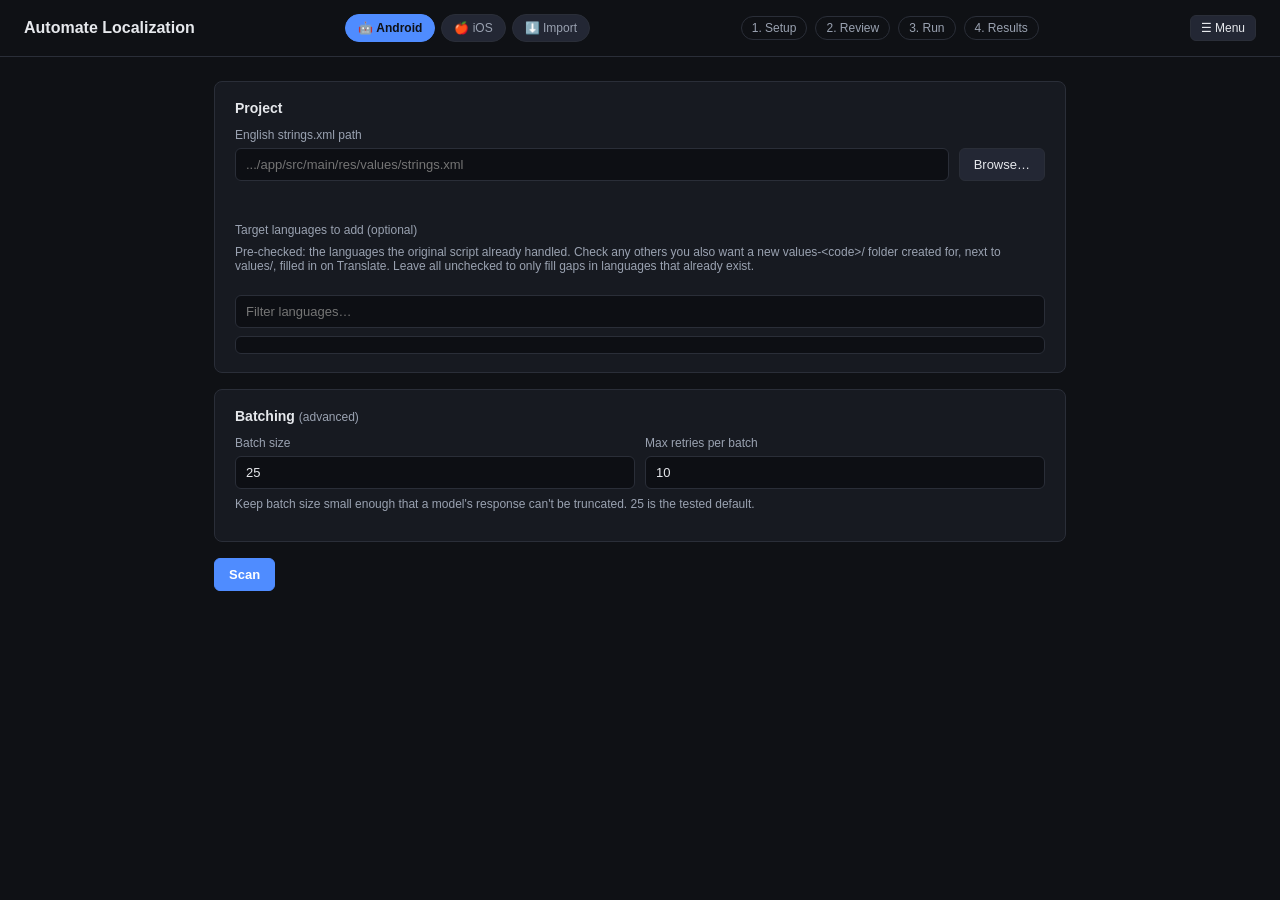
<file: app/web/index.html>
<!DOCTYPE html>
<html lang="en">
<head>
<meta charset="UTF-8" />
<title>Automate Localization</title>
<link rel="stylesheet" href="style.css" />
</head>
<body>
<header class="topbar">
  <h1>Automate Localization <span id="app-version" class="app-version"></span></h1>
  <div class="platform-toggle">
    <button id="platform-android-btn" class="platform-btn active" data-platform="android">🤖 Android</button>
    <button id="platform-ios-btn" class="platform-btn" data-platform="ios">🍎 iOS</button>
    <button id="platform-import-btn" class="platform-btn" data-platform="import">⬇️ Import</button>
  </div>
  <nav class="steps">
    <span class="step" data-step="setup">1. Setup</span>
    <span class="step" data-step="review">2. Review</span>
    <span class="step" data-step="progress">3. Run</span>
    <span class="step" data-step="results">4. Results</span>
  </nav>
  <div class="menu-wrap">
    <button id="menu-btn" class="btn btn-small">☰ Menu</button>
    <div id="menu-dropdown" class="menu-dropdown hidden">
      <button id="menu-settings" class="menu-item">⚙️ Settings</button>
      <button id="menu-history" class="menu-item">🕘 History</button>
      <button id="menu-check-update" class="menu-item">🔄 Check for updates</button>
      <button id="menu-about" class="menu-item">ℹ️ About</button>
    </div>
  </div>
</header>

<div id="update-banner" class="update-banner hidden">
  <div id="update-banner-text"></div>
  <div class="update-banner-actions">
    <button id="update-install-btn" class="btn btn-primary btn-small">Download &amp; Install</button>
    <button id="update-dismiss-btn" class="btn btn-small">Not now</button>
  </div>
</div>

<div id="about-modal" class="modal-overlay hidden">
  <div class="modal-card">
    <button id="about-close-btn" class="modal-close" aria-label="Close">&times;</button>
    <div class="about-content">
      <img id="about-avatar" class="about-avatar" alt="Developer avatar" />
      <h2 id="about-name">Adnan Naeem</h2>
      <div id="about-location" class="hint">📍 Lahore, Pakistan</div>
      <div id="about-company" class="hint">🏢 Unation</div>
      <a id="about-link" class="about-link" href="https://github.com/adnaanaeem" target="_blank" rel="noopener">github.com/adnaanaeem</a>
      <div class="hint about-app-line">Automate Localization <span id="about-version"></span></div>
    </div>
  </div>
</div>

<main>

  <!-- SETUP SCREEN -->
  <section id="screen-setup" class="screen active">
    <div class="card">
      <h2>Project</h2>
      <label>English strings.xml path</label>
      <div class="row">
        <input id="path-input" type="text" placeholder=".../app/src/main/res/values/strings.xml" />
        <button id="browse-btn" class="btn">Browse…</button>
      </div>
      <div id="recent-paths" class="recent-paths"></div>
      <p id="path-error" class="error-text"></p>

      <label>Target languages to add <span class="hint-inline">(optional)</span></label>
      <p class="hint">Pre-checked: the languages the original script already handled. Check any others you also want a new values-&lt;code&gt;/ folder created for, next to values/, filled in on Translate. Leave all unchecked to only fill gaps in languages that already exist.</p>
      <div id="lang-selected-list" class="lang-selected-list"></div>
      <input id="lang-filter-input" type="text" placeholder="Filter languages…" />
      <div id="lang-picker" class="lang-picker"></div>
    </div>

    <div class="card">
      <h2>Batching <span class="hint-inline">(advanced)</span></h2>
      <div class="row">
        <div>
          <label>Batch size</label>
          <input id="batch-size-input" type="number" min="1" max="200" value="25" />
        </div>
        <div>
          <label>Max retries per batch</label>
          <input id="max-retries-input" type="number" min="0" max="10" value="10" />
        </div>
      </div>
      <p class="hint">Keep batch size small enough that a model's response can't be truncated. 25 is the tested default.</p>
    </div>

    <div class="actions">
      <button id="scan-btn" class="btn btn-primary">Scan</button>
      <span id="scan-status" class="status-text"></span>
    </div>
  </section>

  <!-- REVIEW SCREEN -->
  <section id="screen-review" class="screen">
    <div class="card summary-card">
      <div id="review-summary"></div>
    </div>

    <div class="card">
      <input id="review-filter-input" type="text" placeholder="Filter by key or English text…" />
      <div id="review-filter-count" class="hint"></div>
      <div class="review-toolbar">
        <div>
          <button id="select-all-btn" class="btn btn-small">Select all</button>
          <button id="select-none-btn" class="btn btn-small">Select none</button>
        </div>
        <div id="selected-count" class="hint"></div>
      </div>
      <div class="table-wrap">
        <table id="review-table">
          <thead>
            <tr>
              <th class="col-check"></th>
              <th>Key</th>
              <th>English text</th>
              <th>Missing in</th>
            </tr>
          </thead>
          <tbody id="review-tbody"></tbody>
        </table>
      </div>
    </div>

    <div class="actions">
      <button id="back-to-setup-btn" class="btn">Back</button>
      <button id="push-open-btn" class="btn" title="Upload already-translated strings to the Google Sheet">Push strings to Sheet…</button>
      <button id="run-btn" class="btn btn-primary">Translate selected</button>
    </div>
  </section>

  <!-- PUSH TO SHEET SCREEN -->
  <section id="screen-push" class="screen">
    <div class="card">
      <h2>Push strings to Sheet</h2>
      <p class="hint">Uploads the selected strings (with every language's current value) to a new tab in your Google Sheet. Newest strings are listed first — use this if a Sheet sync failed or was missed.</p>
      <div id="push-pending" class="hint hidden"></div>
      <label>Languages to include <span class="hint-inline">(columns in the Sheet)</span></label>
      <div id="push-langs" class="lang-selected-list"></div>
      <input id="push-filter-input" type="text" placeholder="Filter by key or English text…" />
      <div class="review-toolbar">
        <div>
          <button id="push-select-all-btn" class="btn btn-small">Select all shown</button>
          <button id="push-select-pending-btn" class="btn btn-small hidden">Select unsynced</button>
          <button id="push-select-none-btn" class="btn btn-small">Select none</button>
        </div>
        <div id="push-selected-count" class="hint"></div>
      </div>
      <div class="table-wrap">
        <table>
          <thead><tr><th class="col-check"></th><th>Key</th><th>English text</th></tr></thead>
          <tbody id="push-tbody"></tbody>
        </table>
      </div>
      <p id="push-status" class="status-text"></p>
    </div>
    <div class="actions">
      <button id="push-back-btn" class="btn">Back</button>
      <button id="push-run-btn" class="btn btn-primary" disabled>Push selected to Sheet</button>
    </div>
  </section>

  <!-- PROGRESS SCREEN -->
  <section id="screen-progress" class="screen">
    <div class="card">
      <h2>Translating…</h2>
      <div id="progress-langs"></div>
    </div>
    <div class="card">
      <h2>Log</h2>
      <div id="progress-log" class="log-box"></div>
    </div>
  </section>

  <!-- RESULTS SCREEN -->
  <section id="screen-results" class="screen">
    <div class="card">
      <h2>Run summary</h2>
      <div id="results-summary"></div>
    </div>
    <div class="actions">
      <button id="results-push-btn" class="btn">Push strings to Sheet…</button>
      <button id="new-run-btn" class="btn btn-primary">Start another run</button>
    </div>
  </section>

  <!-- HISTORY SCREEN -->
  <section id="screen-history" class="screen">
    <div class="card">
      <h2>Translation &amp; sync history</h2>
      <p class="hint">Every run is recorded here. If a run was interrupted or failed, <b>Resume</b> picks up what's left; if strings never reached the Google Sheet, <b>Retry Sheet sync</b> uploads them.</p>
      <p id="history-status" class="status-text"></p>
      <div class="table-wrap">
        <table>
          <thead><tr><th>When</th><th>Run</th><th>Status</th><th>Google Sheet</th><th></th></tr></thead>
          <tbody id="history-tbody"></tbody>
        </table>
      </div>
    </div>
    <div class="actions">
      <button id="history-back-btn" class="btn">Back</button>
      <button id="history-clear-btn" class="btn">Clear history</button>
    </div>
  </section>

  <!-- SETTINGS SCREEN -->
  <section id="screen-settings" class="screen">
    <div class="card">
      <h2>AI Provider</h2>
      <div class="row">
        <label class="radio"><input type="radio" name="provider" value="gemini" checked /> Gemini</label>
        <label class="radio"><input type="radio" name="provider" value="openai" /> OpenAI</label>
      </div>

      <div id="provider-gemini" class="provider-block">
        <label>Gemini API key <span id="gemini-key-status" class="key-status"></span></label>
        <div class="row">
          <input id="gemini-key-input" type="password" placeholder="Enter to set/replace, leave blank to keep existing" />
          <button class="btn" data-save-key="gemini">Save</button>
        </div>
      </div>
      <div id="provider-openai" class="provider-block hidden">
        <label>OpenAI API key <span id="openai-key-status" class="key-status"></span></label>
        <div class="row">
          <input id="openai-key-input" type="password" placeholder="Enter to set/replace, leave blank to keep existing" />
          <button class="btn" data-save-key="openai">Save</button>
        </div>
      </div>
      <p class="hint">Keys are stored in your OS keychain, never in a file or in source control. Used for both Android and iOS translation.</p>
    </div>

    <div class="card">
      <h2>Google Sheet QA export <span class="hint-inline">(optional)</span></h2>
      <label class="checkbox-row"><input type="checkbox" id="sheet-sync-toggle" checked /> Sync Android results to a Google Sheet after each run</label>
      <div id="sheet-fields">
        <label>Google Sheet ID <span class="hint-inline">(or just paste the sheet's share URL)</span></label>
        <input id="sheet-id-input" type="text" placeholder="paste the sheet's URL, or just the ID segment" />
        <label>Service account JSON</label>
        <div class="row">
          <input id="service-account-input" type="text" placeholder="path/to/service_account.json" />
          <button id="sa-browse-btn" class="btn">Browse…</button>
        </div>
        <p id="settings-sheet-status" class="hint"></p>
        <div class="hint">
          <div>How to get set up:</div>
          <ol>
            <li>Open (or create) the Google Sheet you want to sync results to / import from.</li>
            <li>Copy its share URL (or just the ID segment: <code>docs.google.com/spreadsheets/d/<b>this-part</b>/edit</code>) and paste it into Google Sheet ID above — a full URL is parsed down to the ID automatically.</li>
            <li>Share that sheet with this service account as an <b>Editor</b> — otherwise this app can't read or write to it: <span id="settings-sa-email" class="key-cell"></span></li>
          </ol>
        </div>
      </div>
      <p class="hint">This Sheet ID and service account are also used by iOS's "Upload session to Sheet" and by the Import screen.</p>
    </div>

    <div class="actions">
      <button id="settings-back-btn" class="btn">Back</button>
    </div>
  </section>

  <!-- iOS SCREEN -->
  <section id="screen-ios" class="screen">
    <div class="card">
      <h2>Xcode String Catalog</h2>
      <label>.xcstrings file path</label>
      <div class="row">
        <input id="ios-path-input" type="text" placeholder=".../Localizable.xcstrings" />
        <button id="ios-browse-btn" class="btn">Browse…</button>
      </div>
      <div id="ios-recent-paths" class="recent-paths"></div>
      <p id="ios-path-error" class="error-text"></p>
      <div class="actions">
        <button id="ios-load-btn" class="btn btn-primary">Load</button>
        <span id="ios-load-status" class="status-text"></span>
      </div>
    </div>

    <div id="ios-main" class="hidden">
      <div class="card">
        <label>Target languages</label>
        <p class="hint">Pre-checked: the same languages Android's legacy set handles, plus Portuguese (Portugal) -- iOS apps conventionally ship both Brazil and Portugal variants where Android usually ships one.</p>
        <div id="ios-lang-selected-list" class="lang-selected-list"></div>
        <input id="ios-lang-filter-input" type="text" placeholder="Filter languages…" />
        <div id="ios-lang-picker" class="lang-picker"></div>
      </div>

      <div class="card">
        <h2>Add a string</h2>
        <label>English text</label>
        <textarea id="ios-text-input" class="ios-textarea" placeholder="A request has been sent to Receiver Device.&#10;Please accept it to continue."></textarea>
        <label>Context <span class="hint-inline">(optional, helps the AI translate accurately)</span></label>
        <input id="ios-context-input" type="text" placeholder="e.g. Shown on the pairing screen after tapping Connect" />
        <label>Key <span class="hint-inline">(auto-generated, editable)</span></label>
        <input id="ios-key-input" type="text" placeholder="a_request_has_been_sent_to..." />
        <div class="actions">
          <button id="ios-add-btn" class="btn btn-primary">Translate &amp; Add</button>
          <span id="ios-add-status" class="status-text"></span>
        </div>
      </div>

      <div class="card">
        <div class="review-toolbar">
          <h2>This session</h2>
          <div id="ios-session-count" class="hint"></div>
        </div>
        <div class="table-wrap">
          <table id="ios-session-table">
            <thead>
              <tr>
                <th>Key</th>
                <th>English text</th>
                <th>Languages</th>
              </tr>
            </thead>
            <tbody id="ios-session-tbody"></tbody>
          </table>
        </div>
        <p id="ios-sheet-name-hint" class="hint"></p>
        <div class="actions">
          <button id="ios-upload-sheet-btn" class="btn" disabled>Upload session to Sheet</button>
          <button id="ios-push-open-btn" class="btn" title="Pick any strings/languages from the catalog to upload">Push strings to Sheet…</button>
          <span id="ios-upload-status" class="status-text"></span>
        </div>
      </div>
    </div>
  </section>

  <!-- IMPORT SCREEN -->
  <section id="screen-import" class="screen">
    <div class="card">
      <h2>Import from Google Sheet</h2>
      <p class="hint">Pulls rows back from a tab in a Google Sheet, for review/select, then writes them into a local project file. Uses the Sheet ID and service account configured on the <a href="#" id="import-settings-link">Settings screen</a>.</p>
      <p class="hint">Sheet: <span id="import-sheet-name-display"></span> <span class="hint-inline">(ID: <span id="import-sheet-id-display" class="key-cell"></span>)</span> &nbsp;·&nbsp; Service account: <span id="import-sa-email" class="key-cell"></span></p>
      <div class="row">
        <select id="import-tab-select" disabled><option>Click "Load tabs" first…</option></select>
        <button id="import-load-tabs-btn" class="btn">Load tabs</button>
        <button id="import-fetch-btn" class="btn btn-primary" disabled>Fetch strings</button>
      </div>
      <p id="import-fetch-error" class="error-text"></p>
    </div>

    <div id="import-review" class="hidden">
      <div class="card">
        <input id="import-filter-input" type="text" placeholder="Filter by key or English text…" />
        <div id="import-filter-count" class="hint"></div>
        <div class="review-toolbar">
          <div>
            <button id="import-select-all-btn" class="btn btn-small">Select all</button>
            <button id="import-select-none-btn" class="btn btn-small">Select none</button>
          </div>
          <div id="import-selected-count" class="hint"></div>
        </div>
        <div class="table-wrap">
          <table id="import-table">
            <thead>
              <tr>
                <th class="col-check"></th>
                <th class="col-key-narrow">Key</th>
                <th>English text</th>
                <th>Languages in this row</th>
              </tr>
            </thead>
            <tbody id="import-tbody"></tbody>
          </table>
        </div>
      </div>

      <div class="card">
        <h2>Write to project</h2>
        <div class="row">
          <label class="radio"><input type="radio" name="import-platform" value="android" checked /> Android</label>
          <label class="radio"><input type="radio" name="import-platform" value="ios" /> iOS</label>
        </div>
        <div id="import-android-path-row" class="row">
          <input id="import-android-path-input" type="text" placeholder=".../app/src/main/res/values/strings.xml" />
          <button id="import-android-browse-btn" class="btn">Browse…</button>
        </div>
        <div id="import-ios-path-row" class="row hidden">
          <input id="import-ios-path-input" type="text" placeholder=".../Localizable.xcstrings" />
          <button id="import-ios-browse-btn" class="btn">Browse…</button>
        </div>
        <div class="actions">
          <button id="import-write-btn" class="btn btn-primary">Write selected</button>
          <span id="import-write-status" class="status-text"></span>
        </div>
        <div id="import-write-summary"></div>
      </div>
    </div>
  </section>

</main>

<script src="app.js"></script>
</body>
</html>
</file>
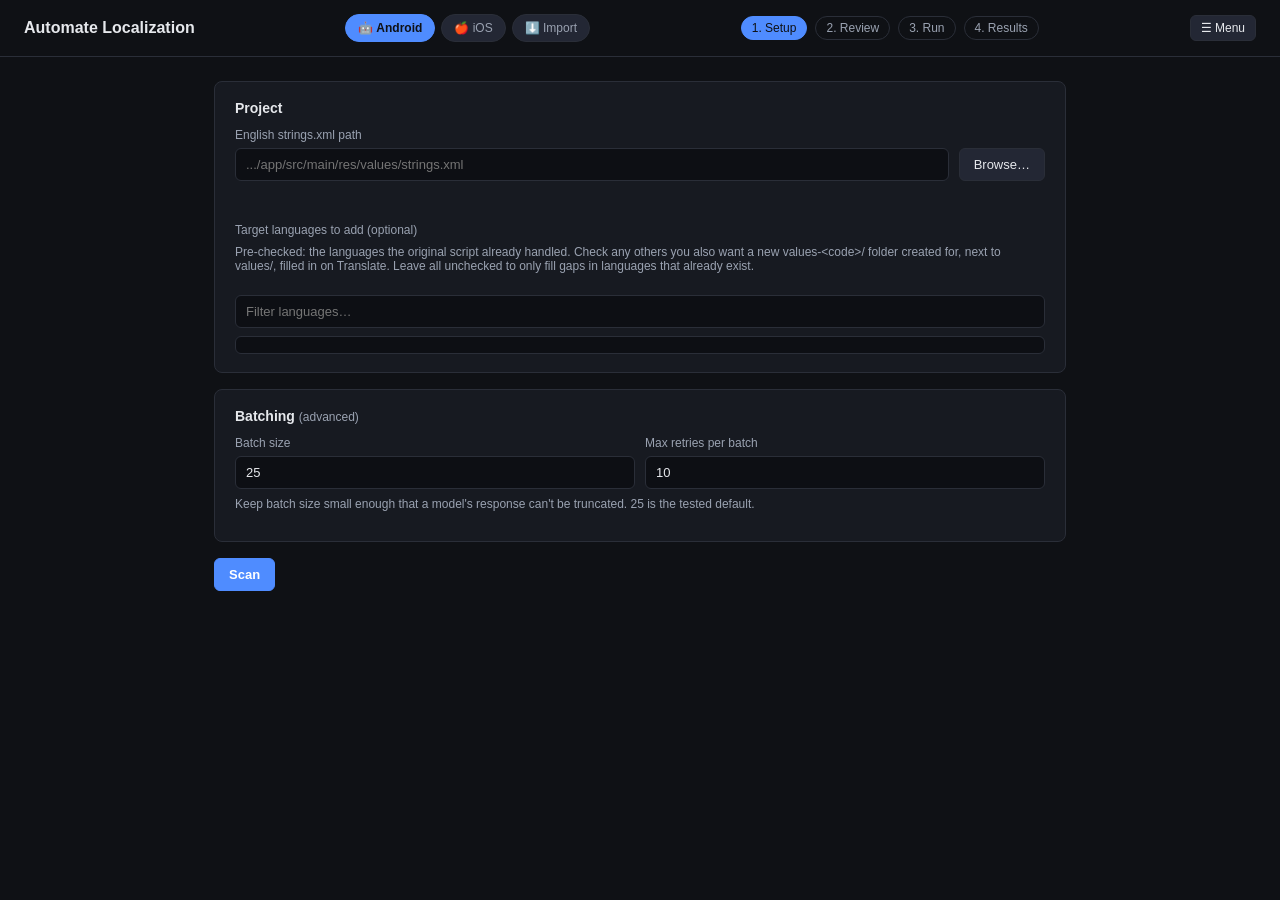
<file: scripts/demo.html>
<!--
  Generates every README screenshot from ONE file, driven by a ?screen=
  query param (setup | review | results | settings | ios | import). This
  replaces the old per-screen demo_*.html files, which hand-duplicated a
  trimmed copy of index.html's markup -- that drifted silently out of sync
  every time index.html actually changed (exactly what happened to the
  Setup screenshot when the AI Provider / Google Sheet cards moved out to
  the new Settings screen). This file's <body> is instead a byte-for-byte
  copy of app/web/index.html (paths adjusted to ../app/web/), so there's
  nothing to keep in sync except re-copying that body after a markup
  change -- see README.md's "Screenshots" note for the regeneration
  command for each screen.
-->
<!DOCTYPE html>
<html lang="en">
<head>
<meta charset="UTF-8" />
<title>Automate Localization</title>
<link rel="stylesheet" href="../app/web/style.css" />
</head>
<body>
<header class="topbar">
  <h1>Automate Localization <span id="app-version" class="app-version"></span></h1>
  <div class="platform-toggle">
    <button id="platform-android-btn" class="platform-btn active" data-platform="android">🤖 Android</button>
    <button id="platform-ios-btn" class="platform-btn" data-platform="ios">🍎 iOS</button>
    <button id="platform-import-btn" class="platform-btn" data-platform="import">⬇️ Import</button>
  </div>
  <nav class="steps">
    <span class="step" data-step="setup">1. Setup</span>
    <span class="step" data-step="review">2. Review</span>
    <span class="step" data-step="progress">3. Run</span>
    <span class="step" data-step="results">4. Results</span>
  </nav>
  <div class="menu-wrap">
    <button id="menu-btn" class="btn btn-small">☰ Menu</button>
    <div id="menu-dropdown" class="menu-dropdown hidden">
      <button id="menu-settings" class="menu-item">⚙️ Settings</button>
      <button id="menu-check-update" class="menu-item">🔄 Check for updates</button>
      <button id="menu-about" class="menu-item">ℹ️ About</button>
    </div>
  </div>
</header>

<div id="update-banner" class="update-banner hidden">
  <div id="update-banner-text"></div>
  <div class="update-banner-actions">
    <button id="update-install-btn" class="btn btn-primary btn-small">Download &amp; Install</button>
    <button id="update-dismiss-btn" class="btn btn-small">Not now</button>
  </div>
</div>

<div id="about-modal" class="modal-overlay hidden">
  <div class="modal-card">
    <button id="about-close-btn" class="modal-close" aria-label="Close">&times;</button>
    <div class="about-content">
      <img id="about-avatar" class="about-avatar" alt="Developer avatar" />
      <h2 id="about-name">Adnan Naeem</h2>
      <div id="about-location" class="hint">📍 Lahore, Pakistan</div>
      <div id="about-company" class="hint">🏢 Unation</div>
      <a id="about-link" class="about-link" href="https://github.com/adnaanaeem" target="_blank" rel="noopener">github.com/adnaanaeem</a>
      <div class="hint about-app-line">Automate Localization <span id="about-version"></span></div>
    </div>
  </div>
</div>

<main>

  <!-- SETUP SCREEN -->
  <section id="screen-setup" class="screen active">
    <div class="card">
      <h2>Project</h2>
      <label>English strings.xml path</label>
      <div class="row">
        <input id="path-input" type="text" placeholder=".../app/src/main/res/values/strings.xml" />
        <button id="browse-btn" class="btn">Browse…</button>
      </div>
      <div id="recent-paths" class="recent-paths"></div>
      <p id="path-error" class="error-text"></p>

      <label>Target languages to add <span class="hint-inline">(optional)</span></label>
      <p class="hint">Pre-checked: the languages the original script already handled. Check any others you also want a new values-&lt;code&gt;/ folder created for, next to values/, filled in on Translate. Leave all unchecked to only fill gaps in languages that already exist.</p>
      <div id="lang-selected-list" class="lang-selected-list"></div>
      <input id="lang-filter-input" type="text" placeholder="Filter languages…" />
      <div id="lang-picker" class="lang-picker"></div>
    </div>

    <div class="card">
      <h2>Batching <span class="hint-inline">(advanced)</span></h2>
      <div class="row">
        <div>
          <label>Batch size</label>
          <input id="batch-size-input" type="number" min="1" max="200" value="25" />
        </div>
        <div>
          <label>Max retries per batch</label>
          <input id="max-retries-input" type="number" min="0" max="10" value="10" />
        </div>
      </div>
      <p class="hint">Keep batch size small enough that a model's response can't be truncated. 25 is the tested default.</p>
    </div>

    <div class="actions">
      <button id="scan-btn" class="btn btn-primary">Scan</button>
      <span id="scan-status" class="status-text"></span>
    </div>
  </section>

  <!-- REVIEW SCREEN -->
  <section id="screen-review" class="screen">
    <div class="card summary-card">
      <div id="review-summary"></div>
    </div>

    <div class="card">
      <input id="review-filter-input" type="text" placeholder="Filter by key or English text…" />
      <div id="review-filter-count" class="hint"></div>
      <div class="review-toolbar">
        <div>
          <button id="select-all-btn" class="btn btn-small">Select all</button>
          <button id="select-none-btn" class="btn btn-small">Select none</button>
        </div>
        <div id="selected-count" class="hint"></div>
      </div>
      <div class="table-wrap">
        <table id="review-table">
          <thead>
            <tr>
              <th class="col-check"></th>
              <th>Key</th>
              <th>English text</th>
              <th>Missing in</th>
            </tr>
          </thead>
          <tbody id="review-tbody"></tbody>
        </table>
      </div>
    </div>

    <div class="actions">
      <button id="back-to-setup-btn" class="btn">Back</button>
      <button id="run-btn" class="btn btn-primary">Translate selected</button>
    </div>
  </section>

  <!-- PROGRESS SCREEN -->
  <section id="screen-progress" class="screen">
    <div class="card">
      <h2>Translating…</h2>
      <div id="progress-langs"></div>
    </div>
    <div class="card">
      <h2>Log</h2>
      <div id="progress-log" class="log-box"></div>
    </div>
  </section>

  <!-- RESULTS SCREEN -->
  <section id="screen-results" class="screen">
    <div class="card">
      <h2>Run summary</h2>
      <div id="results-summary"></div>
    </div>
    <div class="actions">
      <button id="new-run-btn" class="btn btn-primary">Start another run</button>
    </div>
  </section>

  <!-- SETTINGS SCREEN -->
  <section id="screen-settings" class="screen">
    <div class="card">
      <h2>AI Provider</h2>
      <div class="row">
        <label class="radio"><input type="radio" name="provider" value="gemini" checked /> Gemini</label>
        <label class="radio"><input type="radio" name="provider" value="openai" /> OpenAI</label>
      </div>

      <div id="provider-gemini" class="provider-block">
        <label>Gemini API key <span id="gemini-key-status" class="key-status"></span></label>
        <div class="row">
          <input id="gemini-key-input" type="password" placeholder="Enter to set/replace, leave blank to keep existing" />
          <button class="btn" data-save-key="gemini">Save</button>
        </div>
      </div>
      <div id="provider-openai" class="provider-block hidden">
        <label>OpenAI API key <span id="openai-key-status" class="key-status"></span></label>
        <div class="row">
          <input id="openai-key-input" type="password" placeholder="Enter to set/replace, leave blank to keep existing" />
          <button class="btn" data-save-key="openai">Save</button>
        </div>
      </div>
      <p class="hint">Keys are stored in your OS keychain, never in a file or in source control. Used for both Android and iOS translation.</p>
    </div>

    <div class="card">
      <h2>Google Sheet QA export <span class="hint-inline">(optional)</span></h2>
      <label class="checkbox-row"><input type="checkbox" id="sheet-sync-toggle" checked /> Sync Android results to a Google Sheet after each run</label>
      <div id="sheet-fields">
        <label>Google Sheet ID</label>
        <input id="sheet-id-input" type="text" placeholder="the ID segment from your Google Sheet's URL" />
        <label>Service account JSON</label>
        <div class="row">
          <input id="service-account-input" type="text" placeholder="path/to/service_account.json" />
          <button id="sa-browse-btn" class="btn">Browse…</button>
        </div>
        <div class="hint">
          <div>How to get set up:</div>
          <ol>
            <li>Open (or create) the Google Sheet you want to sync results to / import from.</li>
            <li>Copy the ID segment out of its URL: <code>docs.google.com/spreadsheets/d/<b>this-part</b>/edit</code>, and paste it into Google Sheet ID above.</li>
            <li>Share that sheet with this service account as an <b>Editor</b> — otherwise this app can't read or write to it: <span id="settings-sa-email" class="key-cell"></span></li>
          </ol>
        </div>
      </div>
      <p class="hint">This Sheet ID and service account are also used by iOS's "Upload session to Sheet" and by the Import screen.</p>
    </div>

    <div class="actions">
      <button id="settings-back-btn" class="btn">Back</button>
    </div>
  </section>

  <!-- iOS SCREEN -->
  <section id="screen-ios" class="screen">
    <div class="card">
      <h2>Xcode String Catalog</h2>
      <label>.xcstrings file path</label>
      <div class="row">
        <input id="ios-path-input" type="text" placeholder=".../Localizable.xcstrings" />
        <button id="ios-browse-btn" class="btn">Browse…</button>
      </div>
      <div id="ios-recent-paths" class="recent-paths"></div>
      <p id="ios-path-error" class="error-text"></p>
      <div class="actions">
        <button id="ios-load-btn" class="btn btn-primary">Load</button>
        <span id="ios-load-status" class="status-text"></span>
      </div>
    </div>

    <div id="ios-main" class="hidden">
      <div class="card">
        <label>Target languages</label>
        <p class="hint">Pre-checked: the same languages Android's legacy set handles, plus Portuguese (Portugal) -- iOS apps conventionally ship both Brazil and Portugal variants where Android usually ships one.</p>
        <div id="ios-lang-selected-list" class="lang-selected-list"></div>
        <input id="ios-lang-filter-input" type="text" placeholder="Filter languages…" />
        <div id="ios-lang-picker" class="lang-picker"></div>
      </div>

      <div class="card">
        <h2>Add a string</h2>
        <label>English text</label>
        <textarea id="ios-text-input" class="ios-textarea" placeholder="A request has been sent to Receiver Device.&#10;Please accept it to continue."></textarea>
        <label>Context <span class="hint-inline">(optional, helps the AI translate accurately)</span></label>
        <input id="ios-context-input" type="text" placeholder="e.g. Shown on the pairing screen after tapping Connect" />
        <label>Key <span class="hint-inline">(auto-generated, editable)</span></label>
        <input id="ios-key-input" type="text" placeholder="a_request_has_been_sent_to..." />
        <div class="actions">
          <button id="ios-add-btn" class="btn btn-primary">Translate &amp; Add</button>
          <span id="ios-add-status" class="status-text"></span>
        </div>
      </div>

      <div class="card">
        <div class="review-toolbar">
          <h2>This session</h2>
          <div id="ios-session-count" class="hint"></div>
        </div>
        <div class="table-wrap">
          <table id="ios-session-table">
            <thead>
              <tr>
                <th>Key</th>
                <th>English text</th>
                <th>Languages</th>
              </tr>
            </thead>
            <tbody id="ios-session-tbody"></tbody>
          </table>
        </div>
        <div class="actions">
          <button id="ios-upload-sheet-btn" class="btn" disabled>Upload session to Sheet</button>
          <span id="ios-upload-status" class="status-text"></span>
        </div>
      </div>
    </div>
  </section>

  <!-- IMPORT SCREEN -->
  <section id="screen-import" class="screen">
    <div class="card">
      <h2>Import from Google Sheet</h2>
      <p class="hint">Pulls rows back from a tab in a Google Sheet, for review/select, then writes them into a local project file. Uses the Sheet ID and service account configured on the <a href="#" id="import-settings-link">Settings screen</a>.</p>
      <p class="hint">Sheet: <span id="import-sheet-id-display" class="key-cell"></span> &nbsp;·&nbsp; Service account: <span id="import-sa-email" class="key-cell"></span></p>
      <div class="row">
        <select id="import-tab-select" disabled><option>Click "Load tabs" first…</option></select>
        <button id="import-load-tabs-btn" class="btn">Load tabs</button>
        <button id="import-fetch-btn" class="btn btn-primary" disabled>Fetch strings</button>
      </div>
      <p id="import-fetch-error" class="error-text"></p>
    </div>

    <div id="import-review" class="hidden">
      <div class="card">
        <input id="import-filter-input" type="text" placeholder="Filter by key or English text…" />
        <div id="import-filter-count" class="hint"></div>
        <div class="review-toolbar">
          <div>
            <button id="import-select-all-btn" class="btn btn-small">Select all</button>
            <button id="import-select-none-btn" class="btn btn-small">Select none</button>
          </div>
          <div id="import-selected-count" class="hint"></div>
        </div>
        <div class="table-wrap">
          <table id="import-table">
            <thead>
              <tr>
                <th class="col-check"></th>
                <th class="col-key-narrow">Key</th>
                <th>English text</th>
                <th>Languages in this row</th>
              </tr>
            </thead>
            <tbody id="import-tbody"></tbody>
          </table>
        </div>
      </div>

      <div class="card">
        <h2>Write to project</h2>
        <div class="row">
          <label class="radio"><input type="radio" name="import-platform" value="android" checked /> Android</label>
          <label class="radio"><input type="radio" name="import-platform" value="ios" /> iOS</label>
        </div>
        <div id="import-android-path-row" class="row">
          <input id="import-android-path-input" type="text" placeholder=".../app/src/main/res/values/strings.xml" />
          <button id="import-android-browse-btn" class="btn">Browse…</button>
        </div>
        <div id="import-ios-path-row" class="row hidden">
          <input id="import-ios-path-input" type="text" placeholder=".../Localizable.xcstrings" />
          <button id="import-ios-browse-btn" class="btn">Browse…</button>
        </div>
        <div class="actions">
          <button id="import-write-btn" class="btn btn-primary">Write selected</button>
          <span id="import-write-status" class="status-text"></span>
        </div>
        <div id="import-write-summary"></div>
      </div>
    </div>
  </section>

</main>

<script>
// --- Mock window.pywebview.api -- set BEFORE app.js loads, so app.js's
// `if (window.pywebview) init();` branch fires immediately and synchronously
// wires every screen (real init(), not a hand-picked subset -- this is what
// keeps this file from drifting the way the old per-screen demos did).
const IOS_LANG_OPTIONS = [
  { code: "de", display_name: "German", flag: "🇩🇪", is_default: true },
  { code: "es", display_name: "Spanish", flag: "🇪🇸", is_default: true },
  { code: "fr", display_name: "French", flag: "🇫🇷", is_default: true },
  { code: "ja", display_name: "Japanese", flag: "🇯🇵", is_default: true },
  { code: "pt-BR", display_name: "Portuguese (Brazil)", flag: "🇧🇷", is_default: true },
  { code: "pt-PT", display_name: "Portuguese (Portugal)", flag: "🇵🇹", is_default: true },
];
const LANG_OPTIONS = [
  { code: "de", display_name: "German", flag: "🇩🇪", legacy_default: true },
  { code: "es", display_name: "Spanish", flag: "🇪🇸", legacy_default: true },
  { code: "fr", display_name: "French", flag: "🇫🇷", legacy_default: true },
  { code: "ja", display_name: "Japanese", flag: "🇯🇵", legacy_default: true },
  { code: "ko", display_name: "Korean", flag: "🇰🇷", legacy_default: true },
  { code: "pt", display_name: "Portuguese (Brazil)", flag: "🇵🇹", legacy_default: true },
  { code: "ru", display_name: "Russian", flag: "🇷🇺", legacy_default: true },
  { code: "it", display_name: "Italian", flag: "🇮🇹", legacy_default: true },
  { code: "in", display_name: "Indonesian", flag: "🇮🇩", legacy_default: true },
  { code: "zh-rCN", display_name: "Chinese (Simplified)", flag: "🇨🇳", legacy_default: true },
  { code: "ar", display_name: "Arabic", flag: "🇸🇦", legacy_default: false },
  { code: "hi", display_name: "Hindi", flag: "🇮🇳", legacy_default: false },
];

window.pywebview = { api: {
  get_settings: async () => ({
    recent_paths: [
      "E:\\AndroidApps\\ShopEase\\app\\src\\main\\res\\values\\strings.xml",
      "E:\\AndroidApps\\FitTrack\\app\\src\\main\\res\\values\\strings.xml",
    ],
    recent_ios_paths: ["E:\\iOSApps\\ShopEase\\ShopEase\\Localizable.xcstrings"],
    last_provider: "gemini", batch_size: 25, max_retries: 10,
    sheet_sync_enabled: true,
    google_sheet_id: "1A2b3C4d5E6f7G8h9I0jKlMnOpQrStUvWxYz",
    service_account_path: "C:\\Users\\dev\\service_account.json",
    has_gemini_key: true, has_openai_key: false,
  }),
  save_settings: async () => ({ ok: true }),
  remove_recent_path: async () => ({ ok: true }),
  get_language_options: async () => LANG_OPTIONS,
  get_ios_language_options: async () => IOS_LANG_OPTIONS,
  ios_generate_key: async (text) => text.toLowerCase().replace(/[^a-z0-9]+/g, "_").replace(/^_+|_+$/g, ""),
  choose_strings_file: async () => ({ ok: true, path: "" }),
  choose_ios_catalog_file: async () => ({ ok: true, path: "" }),
  choose_service_account_file: async () => ({ ok: true, path: "" }),
  set_api_key: async () => ({ ok: true }),
  get_service_account_email: async () => "localization-bot@shopease-app.iam.gserviceaccount.com",
  get_app_version: async () => "1.3.1",
  check_for_update: async () => ({ ok: true }),
  scan: async () => ({ ok: true, result: {} }),
  run_translation: async () => ({ ok: true }),
  ios_load_catalog_info: async () => ({ ok: true, existing_key_count: 12 }),
  ios_translate_and_add: async () => ({ ok: true }),
  ios_upload_session_to_sheet: async () => ({ ok: true }),
  sheet_list_tabs: async () => ({ ok: true }),
  sheet_fetch_tab: async () => ({ ok: true }),
  sheet_import_write: async () => ({ ok: true }),
  poll_events: async () => [],
}};
</script>
<script src="../app/web/app.js"></script>
<script>
// --- Per-screen sample data, applied after the real init() has wired and
// loaded everything above. A short delay lets init()'s async get_settings()
// round-trip (and its DOM updates) settle before this overwrites anything.
setTimeout(() => {
  const screen = new URLSearchParams(location.search).get("screen") || "setup";

  if (screen === "setup") {
    showScreen("setup");
  }

  else if (screen === "review") {
    scanResult = {
      eng_count: 42,
      languages: { de: "German", fr: "French", ja: "Japanese" },
      variant_folders: ["values-land"],
      unrecognized_folders: [],
      parse_errors: [],
      invalid_lang_codes: [],
      keys: [
        { key: "login_button", text: "Log in", missing_in: ["de"] },
        { key: "login_forgot_password", text: "Forgot your password?", missing_in: ["de", "ja"] },
        { key: "signup_button", text: "Create account", missing_in: ["de", "fr", "ja"] },
        { key: "signup_terms_notice", text: "By signing up you agree to our Terms of Service", missing_in: ["ja"] },
        { key: "logout_confirm_title", text: "Log out?", missing_in: ["de"] },
        { key: "logout_confirm_message", text: "You'll need to log in again to access your account", missing_in: ["de", "fr"] },
        { key: "cart_empty_message", text: "Your cart is empty", missing_in: ["ja"] },
        { key: "cart_checkout_button", text: "Proceed to checkout", missing_in: ["de", "ja"] },
        { key: "error_network", text: "Network error, please try again", missing_in: ["de"] },
        { key: "error_login_invalid", text: "Incorrect email or password", missing_in: ["de", "fr"] },
      ],
    };
    renderReviewScreen();
    document.getElementById("review-filter-input").value = "login";
    applyReviewFilter();
    showScreen("review");
  }

  else if (screen === "results") {
    renderResultsScreen({
      written: { German: 6, French: 4, Japanese: 8 },
      failures: {},
      variant_written: { "values-land": 6 },
      sheet_status: "synced",
      sheet_error: null,
      sheet_tab_name: "Gemini Localization - Aug 18, 2026 06_42 PM",
    });
    showScreen("results");
  }

  else if (screen === "settings") {
    document.querySelector(".steps").classList.add("hidden");
    document.querySelectorAll(".platform-btn").forEach(b => b.classList.remove("active"));
    showScreen("settings");
  }

  else if (screen === "ios") {
    switchPlatform("ios");
    document.getElementById("ios-path-input").value = "E:\\iOSApps\\ShopEase\\ShopEase\\Localizable.xcstrings";
    document.getElementById("ios-load-status").textContent = "Ready — 12 existing string(s) in this catalog.";
    document.getElementById("ios-main").classList.remove("hidden");
    document.getElementById("ios-text-input").value = "A request has been sent to Receiver Device.\nPlease accept it to continue.";
    document.getElementById("ios-context-input").value = "Shown on the pairing screen after tapping Connect";
    document.getElementById("ios-key-input").value = "a_request_has_been_sent_to_receiver_device_please_accept_it_to_continue";
    iosSession = [
      { key: "pairing_title", english_text: "Pair a new device", translations: { de: "Neues Gerät koppeln", "pt-BR": "Parear novo dispositivo", "pt-PT": "Emparelhar novo dispositivo" } },
      { key: "pairing_success_message", english_text: "Your device is now connected.", translations: { de: "Dein Gerät ist jetzt verbunden.", "pt-BR": "Seu dispositivo está conectado.", "pt-PT": "O seu dispositivo está agora ligado." } },
    ];
    renderIosSessionTable();
  }

  else if (screen === "import") {
    switchPlatform("import");
    const tabSelect = document.getElementById("import-tab-select");
    tabSelect.innerHTML = "";
    ["Gemini Localization - Aug 30, 2026 11_20 AM", "Gemini iOS Localization - Aug 30, 2026 11_25 AM"].forEach(t => {
      const opt = document.createElement("option");
      opt.value = t; opt.textContent = t;
      tabSelect.appendChild(opt);
    });
    tabSelect.disabled = false;
    document.getElementById("import-fetch-btn").disabled = false;

    importRows = [
      { key: "welcome_msg", english: "Welcome!", values: { German: "Willkommen!", French: "Bienvenue!", Japanese: "ようこそ!" }, key_was_generated: false },
      { key: "device_please", english: "Device.\\nPlease accept.", values: { German: "Gerät. Bitte akzeptieren." }, key_was_generated: true },
      { key: "cart_empty_message", english: "Your cart is empty", values: { German: "Ihr Warenkorb ist leer", French: "Votre panier est vide" }, key_was_generated: false },
    ];
    renderImportTable();
    document.getElementById("import-review").classList.remove("hidden");
    document.getElementById("import-android-path-input").value = "E:\\AndroidApps\\ShopEase\\app\\src\\main\\res\\values\\strings.xml";
  }
}, 50);
</script>
</body>
</html>
</file>
<file: app/web/style.css>
:root {
  --bg: #0f1115;
  --card-bg: #171a21;
  --border: #2a2e38;
  --text: #e6e8ec;
  --text-dim: #9aa2b1;
  --accent: #4f8cff;
  --accent-hover: #6ba0ff;
  --ok: #3ecf8e;
  --warn: #e0a53c;
  --err: #e0585c;
  --radius: 8px;
}

* { box-sizing: border-box; }

body {
  margin: 0;
  font-family: -apple-system, "Segoe UI", Roboto, Arial, sans-serif;
  background: var(--bg);
  color: var(--text);
}

.topbar {
  display: flex;
  align-items: center;
  justify-content: space-between;
  padding: 14px 24px;
  border-bottom: 1px solid var(--border);
}
.topbar h1 { font-size: 16px; margin: 0; font-weight: 600; }
.app-version { font-size: 11px; color: var(--text-dim); font-weight: 400; }

.update-banner {
  display: flex; align-items: center; justify-content: space-between; gap: 12px;
  padding: 10px 24px; background: #16233d; border-bottom: 1px solid var(--accent);
  font-size: 13px; color: var(--text);
}
.update-banner-actions { display: flex; gap: 8px; flex-shrink: 0; }

.menu-wrap { position: relative; }
.menu-dropdown {
  position: absolute; top: calc(100% + 6px); right: 0; z-index: 20;
  background: var(--card-bg); border: 1px solid var(--border); border-radius: 8px;
  min-width: 170px; padding: 6px; box-shadow: 0 8px 24px rgba(0,0,0,0.35);
}
.menu-item {
  display: block; width: 100%; text-align: left; background: transparent; border: none;
  color: var(--text); font-size: 13px; padding: 8px 10px; border-radius: 6px; cursor: pointer;
}
.menu-item:hover { background: #232734; }

.modal-overlay {
  position: fixed; inset: 0; background: rgba(0,0,0,0.55);
  display: flex; align-items: center; justify-content: center; z-index: 50;
}
.modal-card {
  position: relative; background: var(--card-bg); border: 1px solid var(--border);
  border-radius: var(--radius); padding: 28px 32px; width: 320px; text-align: center;
}
.modal-close {
  position: absolute; top: 8px; right: 10px; background: transparent; border: none;
  color: var(--text-dim); font-size: 18px; cursor: pointer; line-height: 1;
}
.modal-close:hover { color: var(--text); }
.about-avatar {
  width: 88px; height: 88px; border-radius: 50%; object-fit: cover;
  border: 2px solid var(--border); margin-bottom: 12px;
}
.about-content h2 { margin: 0 0 6px 0; font-size: 16px; }
.about-content .hint { margin: 3px 0; }
.about-link { display: inline-block; margin-top: 8px; color: var(--accent); font-size: 12px; text-decoration: none; }
.about-link:hover { text-decoration: underline; }
.about-app-line { margin-top: 16px; padding-top: 12px; border-top: 1px solid var(--border); }

.steps { display: flex; gap: 8px; }
.step {
  font-size: 12px;
  color: var(--text-dim);
  padding: 4px 10px;
  border-radius: 999px;
  border: 1px solid var(--border);
}
.step.active { color: var(--bg); background: var(--accent); border-color: var(--accent); }
.step.done { color: var(--ok); border-color: var(--ok); }

main { max-width: 900px; margin: 0 auto; padding: 24px; }

.screen { display: none; }
.screen.active { display: block; }

.card {
  background: var(--card-bg);
  border: 1px solid var(--border);
  border-radius: var(--radius);
  padding: 18px 20px;
  margin-bottom: 16px;
}
.card h2 { font-size: 14px; margin: 0 0 12px 0; color: var(--text); }
.hint-inline { color: var(--text-dim); font-weight: 400; font-size: 12px; }

label { display: block; font-size: 12px; color: var(--text-dim); margin-bottom: 6px; }

input[type="text"], input[type="password"], input[type="number"], select {
  width: 100%;
  background: #0d0f14;
  border: 1px solid var(--border);
  color: var(--text);
  padding: 8px 10px;
  border-radius: 6px;
  font-size: 13px;
}
input:focus, select:focus { outline: none; border-color: var(--accent); }
select:disabled { color: var(--text-dim); cursor: not-allowed; }

.row { display: flex; gap: 10px; align-items: flex-end; }
.row > input { flex: 1; }
.row > div { flex: 1; }
.row > select { flex: 2; }

.radio { display: flex; align-items: center; gap: 6px; font-size: 13px; color: var(--text); width: auto; }
.radio input { width: auto; }

.checkbox-row { display: flex; align-items: center; gap: 8px; font-size: 13px; color: var(--text); }
.checkbox-row input { width: auto; }

.btn {
  background: #232734;
  border: 1px solid var(--border);
  color: var(--text);
  padding: 8px 14px;
  border-radius: 6px;
  font-size: 13px;
  cursor: pointer;
  white-space: nowrap;
}
.btn:hover { background: #2a2f3d; }
.btn-primary { background: var(--accent); border-color: var(--accent); color: white; font-weight: 600; }
.btn-primary:hover { background: var(--accent-hover); }
.btn-small { padding: 5px 10px; font-size: 12px; }
.btn:disabled { opacity: 0.5; cursor: not-allowed; }

.hidden { display: none !important; }

.hint { font-size: 12px; color: var(--text-dim); margin-top: 8px; }
.hint ol { margin: 4px 0 0 0; padding-left: 18px; }
.hint ol li { margin-bottom: 4px; }
.error-text { font-size: 12px; color: var(--err); min-height: 16px; margin-top: 6px; }
.status-text { font-size: 13px; color: var(--text-dim); }
.key-status { font-size: 11px; }
.key-status.set { color: var(--ok); }
.status-ok { color: var(--ok); }
.key-status.unset { color: var(--warn); }

.recent-paths { margin-top: 8px; display: flex; flex-wrap: wrap; gap: 6px; }
.recent-path-chip {
  display: inline-flex; align-items: center; gap: 6px;
  font-size: 11px; color: var(--text-dim); background: #0d0f14;
  border: 1px solid var(--border); border-radius: 999px; padding: 3px 8px 3px 10px; cursor: pointer;
}
.recent-path-chip:hover { color: var(--text); border-color: var(--accent); }
.recent-path-remove {
  visibility: hidden; opacity: 0; color: var(--text-dim); font-weight: 700; line-height: 1;
  padding: 0 2px; border-radius: 3px; transition: opacity 0.12s;
}
.recent-path-chip:hover .recent-path-remove { visibility: visible; opacity: 1; }
.recent-path-remove:hover { color: var(--err); }

.actions { display: flex; justify-content: space-between; align-items: center; gap: 10px; margin-top: 8px; }

.table-wrap { max-height: 55vh; overflow-y: auto; overflow-x: auto; border: 1px solid var(--border); border-radius: 6px; }
table { width: 100%; border-collapse: collapse; font-size: 13px; }
thead th {
  position: sticky; top: 0; background: #1c202a; text-align: left;
  padding: 8px 10px; font-size: 11px; color: var(--text-dim); border-bottom: 1px solid var(--border);
}
tbody td { padding: 8px 10px; border-bottom: 1px solid var(--border); vertical-align: top; }
tbody tr:last-child td { border-bottom: none; }
.col-check { width: 32px; }
.key-cell { font-family: "SF Mono", Consolas, monospace; font-size: 12px; color: var(--text-dim); }

#import-table { table-layout: fixed; }
.col-key-narrow { width: 140px; }
#import-table .key-cell {
  max-width: 140px; overflow: hidden; text-overflow: ellipsis;
  white-space: nowrap; cursor: default;
}
.badge {
  display: inline-block; font-size: 10px; padding: 2px 7px; border-radius: 999px;
  background: #2a1f14; color: var(--warn); margin: 2px 3px 0 0; border: 1px solid #4a3620;
}

#review-filter-input { margin-bottom: 4px; }
#review-filter-count { margin-bottom: 10px; min-height: 14px; }
.review-toolbar { display: flex; justify-content: space-between; align-items: center; margin-bottom: 10px; }

.summary-card ul { margin: 6px 0; padding-left: 18px; font-size: 13px; }
.summary-card li { margin-bottom: 4px; }
.summary-warn { color: var(--warn); }

.progress-lang { margin-bottom: 14px; }
.progress-lang-head { display: flex; justify-content: space-between; font-size: 13px; margin-bottom: 4px; }
.progress-bar-track { height: 8px; background: #0d0f14; border-radius: 999px; overflow: hidden; border: 1px solid var(--border); }
.progress-bar-fill { height: 100%; background: var(--accent); transition: width 0.2s; }
.progress-bar-fill.done { background: var(--ok); }

.log-box {
  background: #0d0f14; border: 1px solid var(--border); border-radius: 6px;
  padding: 10px; font-family: "SF Mono", Consolas, monospace; font-size: 11px;
  color: var(--text-dim); max-height: 200px; overflow-y: auto; white-space: pre-wrap;
}

.results-lang-row { display: flex; justify-content: space-between; font-size: 13px; padding: 6px 0; border-bottom: 1px solid var(--border); }
.results-lang-row:last-child { border-bottom: none; }
.count-ok { color: var(--ok); font-weight: 600; }
.count-fail { color: var(--err); font-weight: 600; }

.section-title { font-size: 12px; color: var(--text-dim); text-transform: uppercase; letter-spacing: 0.04em; margin: 16px 0 6px 0; }
.section-title:first-child { margin-top: 0; }

.lang-picker {
  margin-top: 8px; max-height: 220px; overflow-y: auto;
  display: grid; grid-template-columns: repeat(auto-fill, minmax(150px, 1fr)); gap: 4px;
  border: 1px solid var(--border); border-radius: 6px; padding: 8px;
  background: #0d0f14;
}
.lang-chip {
  display: flex; align-items: center; gap: 6px; font-size: 12px; color: var(--text);
  padding: 4px 6px; border-radius: 4px; cursor: pointer; user-select: none;
}
.lang-chip:hover { background: #171a21; }
.lang-chip input { width: auto; margin: 0; }
.lang-chip .lang-flag { font-size: 14px; }
.lang-chip .lang-code { color: var(--text-dim); font-size: 10px; }
.lang-chip.hidden { display: none; }

.lang-selected-list { margin-top: 8px; margin-bottom: 10px; display: flex; flex-wrap: wrap; gap: 6px; }
.selected-lang-chip {
  display: inline-flex; align-items: center; gap: 5px; font-size: 11px; color: var(--text);
  background: #17233a; border: 1px solid var(--accent); border-radius: 999px; padding: 3px 6px 3px 10px;
}
.selected-lang-chip .remove-x { cursor: pointer; color: var(--text-dim); font-weight: 700; padding: 0 3px; line-height: 1; }
.selected-lang-chip .remove-x:hover { color: var(--err); }
.lang-selected-empty { font-size: 12px; color: var(--text-dim); }

.platform-toggle { display: flex; gap: 6px; }
.platform-btn {
  background: #232734; border: 1px solid var(--border); color: var(--text-dim);
  padding: 6px 12px; border-radius: 999px; font-size: 12px; cursor: pointer;
}
.platform-btn:hover { color: var(--text); }
.platform-btn.active { color: var(--bg); background: var(--accent); border-color: var(--accent); font-weight: 600; }

textarea {
  width: 100%; background: #0d0f14; border: 1px solid var(--border); color: var(--text);
  padding: 8px 10px; border-radius: 6px; font-size: 13px; font-family: inherit; resize: vertical;
}
textarea:focus { outline: none; border-color: var(--accent); }
.ios-textarea { min-height: 70px; margin-bottom: 12px; }
#ios-context-input { margin-bottom: 12px; }

#ios-session-table .badge { margin-right: 3px; }
.ios-lang-ok { color: var(--ok); }
.ios-lang-warn { color: var(--warn); }

.history-actions { white-space: nowrap; text-align: right; }
.history-actions .btn { margin: 2px 0 2px 4px; }
</file>
